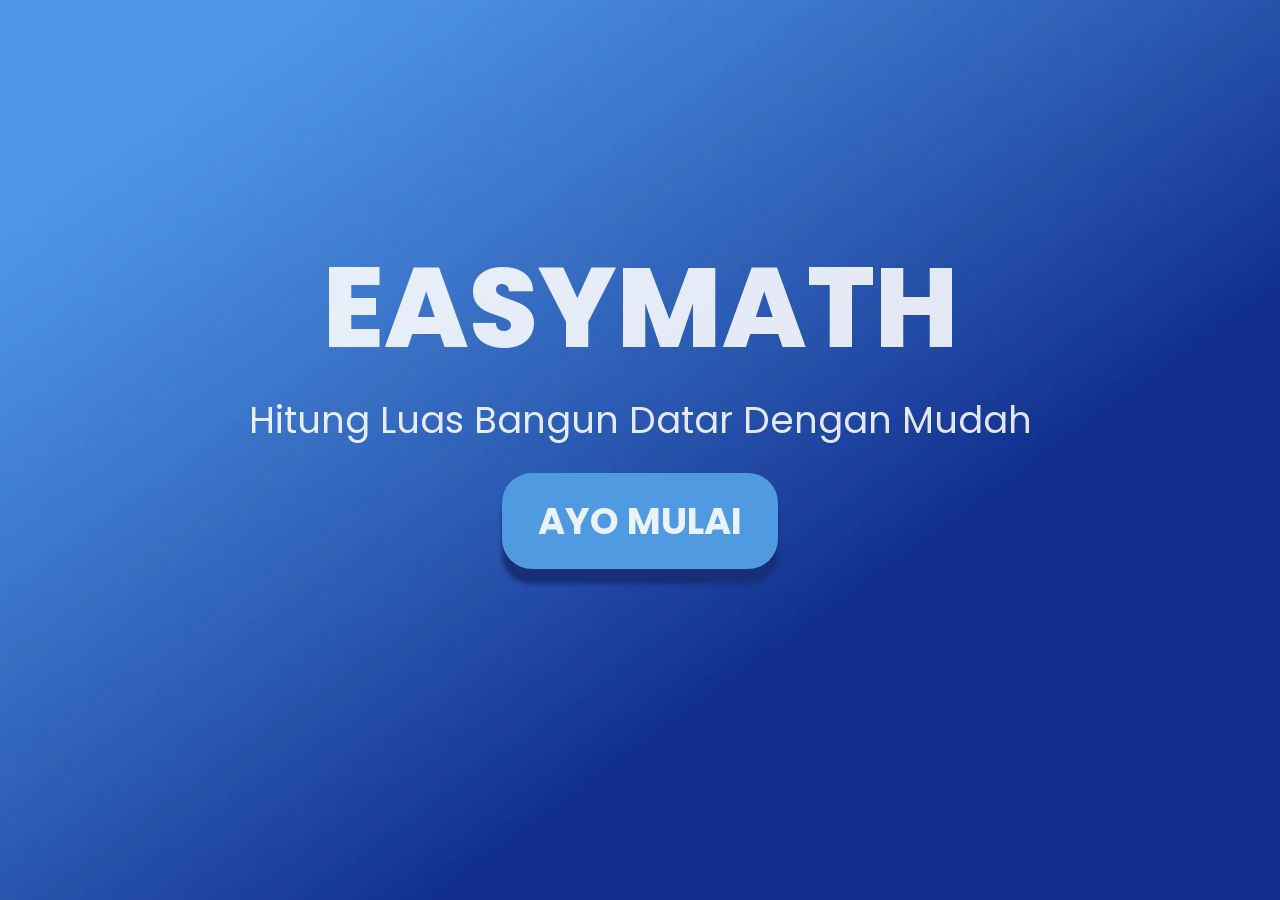
<file: index.html>
<!DOCTYPE html>
<html lang="en">
<head>
    <meta charset="UTF-8">
    <meta name="viewport" content="width=device-width, initial-scale=1.0">
    <title>EASYMATH</title>
    <link rel="stylesheet" href="style.css">
</head>


<body>
    <div class="container">
        <div class="tittle">EASYMATH</div>
        <div class="little-title">Hitung Luas Bangun Datar Dengan Mudah</div>
        <a href="lingkaran.html"><button class="mulai-btn">AYO MULAI</button></a>
    </di>

   
</body>
</html>
</file>
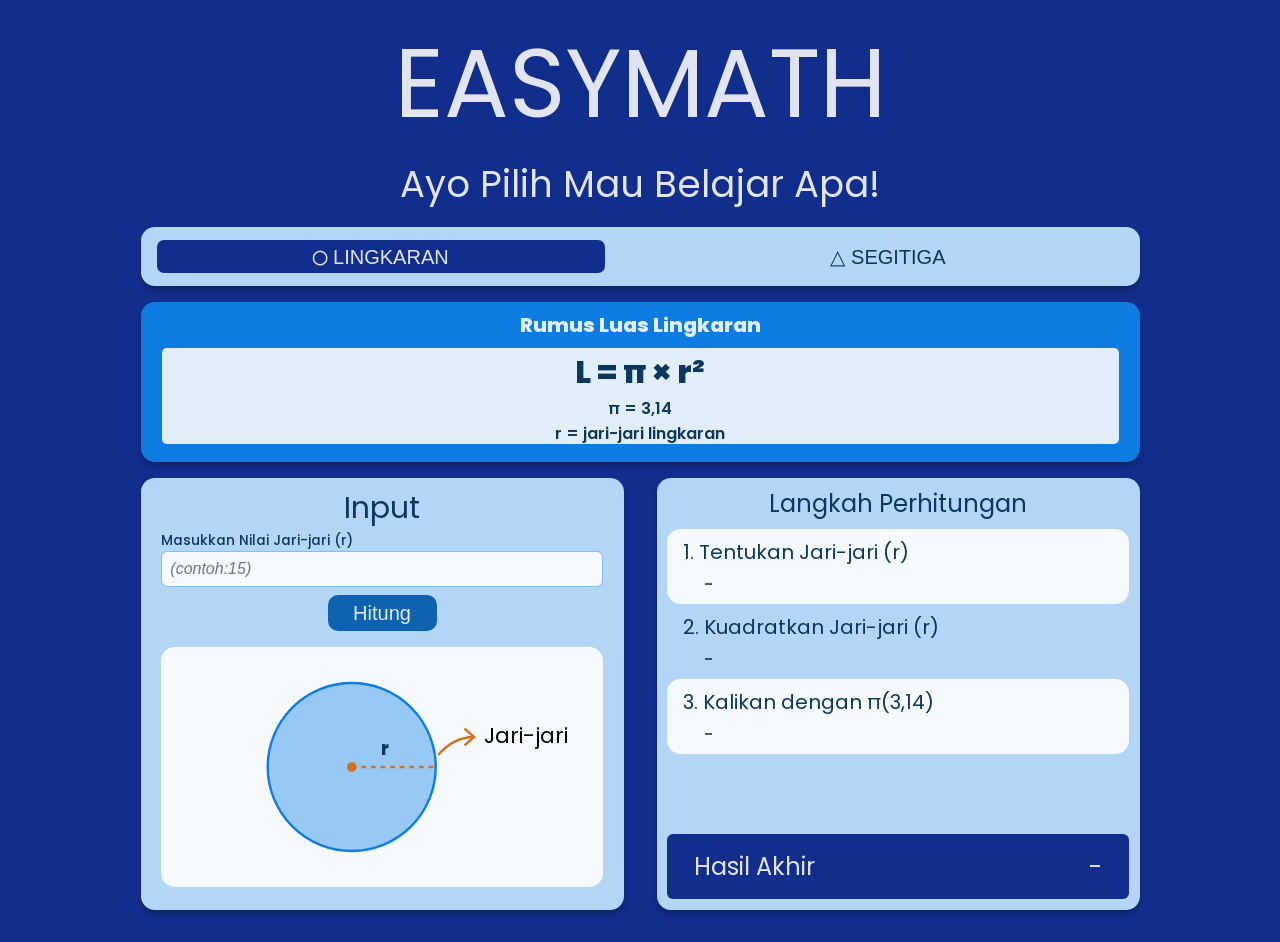
<file: lingkaran.html>
<!DOCTYPE html>
<html lang="en">
<head>
    <meta charset="UTF-8">
    <meta name="viewport" content="width=device-width, initial-scale=1.0">
    <title>EASYMATH</title>
    <link rel="stylesheet" href="lingkaranStyle.css">
</head>


<body>

    <header>
        <h1 class="title">EASYMATH</h1>
        <P class="j-tittle">Ayo Pilih Mau Belajar Apa!</P>
    </header>

    <!-- Top section -->
     <div class="top-sec">
        <div class="choose-sec">
            <button class="btn circle-btn"><span class="icon">&#9711;</span> LINGKARAN</button>
           <a href="segitiga.html"><button class="btn triangle-btn">&#9651; SEGITIGA</button></a> 
        </div>


        <div class="rumus-sec">
            <div class="rumus-title">Rumus Luas Lingkaran</div>
            <div class="rumus-container"> 
                <div class="rumus"> L = π × r²</div>
                <div class="detail">π = 3,14</div>
                <div class="detail">r = jari-jari lingkaran</div>
            </div>
        </div>
     </div>

     <!-- bottom section -->
    <div class="bottom-sec">
      <div class="container-input"> 
        <div class="j-input">Input</div>
        <form>
            <label for="jari-jari-input">Masukkan Nilai Jari-jari (r)</label>
            <input  class="input-field" id="input-field-lingkaran" type="number" name="jari-jari-input" placeholder="(contoh:15)" >
        </form>
        
        <button class="btn" id="hitung-btn" type="button"> Hitung</button>
        
        <div class="container-gambar-lingkaran">
            <svg width="100%" height="100%" viewBox="0 0 350 200" xmlns="http://www.w3.org/2000/svg">
                <circle id="lingkaran-shape" cx="150" cy="100" r="70" fill="#98C9F4" stroke="#0F7CE1" stroke-width="2"/>
                <line id="lingkaran-garis" x1="150" y1="100" x2="220" y2="100" stroke="#D37121" stroke-width="2" stroke-dasharray="4,4"/>
                <circle cx="150" cy="100" r="4" fill="#D37121"/>
                
                <text id="gambar-text-r" x="178" y="90" font-family="var(--font)" font-size="16" font-weight="bold" fill="var(--text-color-darkblue)" text-anchor="middle">r</text>
                
                <path id="panah-garis" d="M 222 90 Q 235 75 252 75" fill="none" stroke="#D37121" stroke-width="2"/>
                <polyline id="panah-kepala" points="244,68 252,75 244,82" fill="none" stroke="#D37121" stroke-width="2"/>
                <text id="teks-jari-jari" x="260" y="80" font-family="var(--font)" font-size="18" fill="black">Jari-jari</text>
            </svg>
        </div>

      </div>

      <div class="steps">
        <div class="j-langkah">Langkah Perhitungan</div>
        <div class="langkah langkah-satu"> 
            <div class="a">1. Tentukan Jari-jari (r)</div>
            <div class="b" id="r">-</div>
        </div>
        <div class="langkah langkah-dua">
            <div class="a">2. Kuadratkan Jari-jari (r)</div>
            <div class="b" id="r-kuadrat">-</div>
        </div>
        <div class="langkah langkah-tiga">
            <div class="a">3. Kalikan dengan π(3,14)</div>
            <div class="b" id="hasil-kali">-</div>  
        </div>

        <div class="hasil-akhir">
            <div>Hasil Akhir</div>
            <div class="value-hasil-akhir" id="value-hasil-akhir-lingkaran">-</div>
        </div>
      </div>
    </div>
    <script src="lingkaranScript.js"></script>
</body>
</html>
</file>
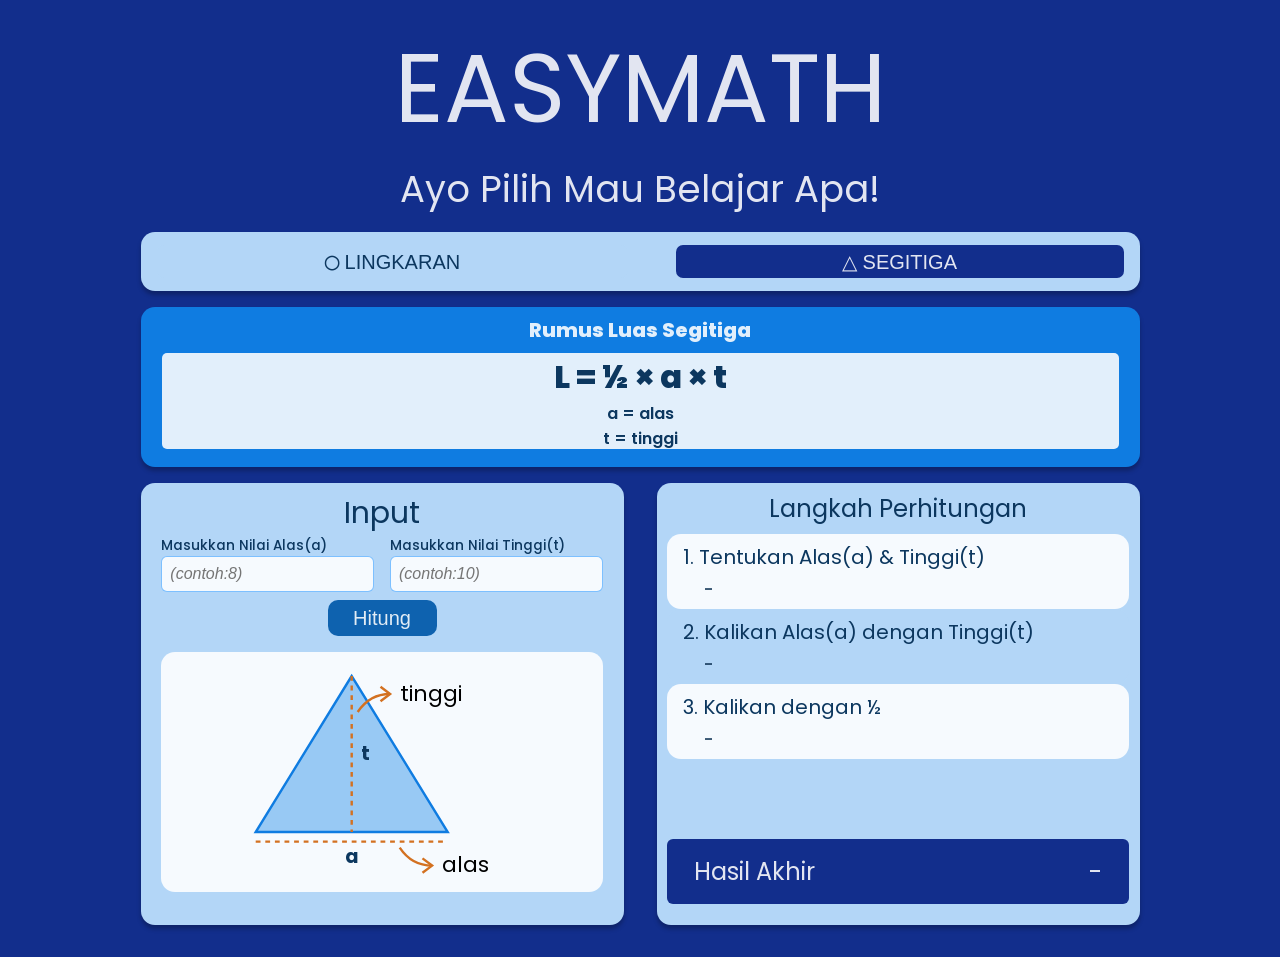
<file: segitiga.html>
<!DOCTYPE html>
<html lang="en">
<head>
    <meta charset="UTF-8">
    <meta name="viewport" content="width=device-width, initial-scale=1.0">
    <title>EASYMATH</title>
    <link rel="stylesheet" href="segitigaStyle.css">
</head>


<body>

    <header>
        <h1 class="title">EASYMATH</h1>
        <P class="j-tittle">Ayo Pilih Mau Belajar Apa!</P>
    </header>

    <!-- Top section -->
     <div class="top-sec">
        <div class="choose-sec">
            <a href="lingkaran.html"><button class="btn circle-btn"><span class="icon">&#9711;</span> LINGKARAN</button></a>
            <button class="btn triangle-btn">&#9651; SEGITIGA</button>
        </div>


        <div class="rumus-sec">
            <div class="rumus-title">Rumus Luas Segitiga</div>
            <div class="rumus-container"> 
                <div class="rumus"> L = ½ × a × t</div>
                <div class="detail">a = alas</div>
                <div class="detail">t = tinggi</div>
            </div>
        </div>
     </div>

     <!-- bottom section -->
    <div class="bottom-sec">
      <div class="container-input"> 
        <div class="j-input">Input</div>
        <div class="form-section">
            <form>
                <label for="alas-input">Masukkan Nilai Alas(a)</label>
                <input  class="input-field" id="input-field-alas-segitiga" type="number" name="alas-input" placeholder="(contoh:8)" >
            </form>
            <form>
                <label for="tinggi-input">Masukkan Nilai Tinggi(t)</label>
                <input  class="input-field" id="input-field-tinggi-segitiga" type="number" name="tinggi-input" placeholder="(contoh:10)" >
            </form>
        </div>

        
        <button class="btn" id="hitung-btn" type="button"> Hitung</button>
        
        <div class="container-gambar-lingkaran">
        <svg width="100%" height="100%" viewBox="0 0 350 200" xmlns="http://www.w3.org/2000/svg">
            <path id="segitiga-shape" d="M 150 20 L 70 150 L 230 150 Z" fill="#98C9F4" stroke="#0F7CE1" stroke-width="2"/>
            
            <line id="tinggi-garis" x1="150" y1="20" x2="150" y2="150" stroke="#D37121" stroke-width="2" stroke-dasharray="4,4"/>
            
            <line id="alas-garis" x1="70" y1="158" x2="230" y2="158" stroke="#D37121" stroke-width="2" stroke-dasharray="4,4"/>

            <text id="text-t" x="158" y="90" font-family="var(--font)" font-size="16" font-weight="bold" fill="var(--text-color-darkblue)">t</text>
            <text id="text-a" x="150" y="176" font-family="var(--font)" font-size="16" font-weight="bold" fill="var(--text-color-darkblue)" text-anchor="middle">a</text>

            <path id="panah-tinggi-garis" d="M 155 50 Q 165 35 182 35" fill="none" stroke="#D37121" stroke-width="2"/>
            <polyline id="panah-tinggi-kepala" points="174,29 182,35 174,41" fill="none" stroke="#D37121" stroke-width="2"/>
            <text id="teks-tinggi" x="190" y="41" font-family="var(--font)" font-size="18" fill="black">tinggi</text>

            <path id="panah-alas-garis" d="M 190 163 Q 200 178 217 178" fill="none" stroke="#D37121" stroke-width="2"/>
            <polyline id="panah-alas-kepala" points="209,172 217,178 209,184" fill="none" stroke="#D37121" stroke-width="2"/>
            <text id="teks-alas" x="225" y="183" font-family="var(--font)" font-size="18" fill="black">alas</text>
        </svg>
        </div>

      </div>

      <div class="steps">
        <div class="j-langkah">Langkah Perhitungan</div>
        <div class="langkah langkah-satu"> 
            <div class="a">1. Tentukan Alas(a) & Tinggi(t)</div>
            <div class="b" id="alas-tinggi">-</div>
        </div>
        <div class="langkah langkah-dua">
            <div class="a">2. Kalikan Alas(a) dengan Tinggi(t)</div>
            <div class="b" id="kalikan-a-t">-</div>
        </div>
        <div class="langkah langkah-tiga">
            <div class="a">3. Kalikan dengan ½</div>
            <div class="b" id="hasil-kali-segitiga">-</div>  
        </div>

        <div class="hasil-akhir">
            <div>Hasil Akhir</div>
            <div class="value-hasil-akhir" id="value-hasil-akhir-segitiga">-</div>
        </div>
      </div>
    </div>
    <script src="segitigaScript.js"></script>
</body>
</html>
</file>
<file: style.css>
@import url('https://fonts.googleapis.com/css2?family=K2D:ital,wght@0,100;0,200;0,300;0,400;0,500;0,600;0,700;0,800;1,100;1,200;1,300;1,400;1,500;1,600;1,700;1,800&display=swap');
@import url('https://fonts.googleapis.com/css2?family=Poppins:ital,wght@0,100;0,200;0,300;0,400;0,500;0,600;0,700;0,800;0,900;1,100;1,200;1,300;1,400;1,500;1,600;1,700;1,800;1,900&display=swap');

:root{
    --background-color: #122E8C;
    --light-blue: #B3D6F7;
    --blue: #0F7CE1;
    --text-color-white: #ffffffe0;
    --text-color-darkblue: #0C375F;
    --text-color-darklightblue: #0D3153CC;
    --hover-color:  #3388d6;

    --font:  'Poppins','K2D', sans-serif;

    --title-font-size: 6rem;
    --normal-font-size: 1.5rem;
    --medium-font-size: 1.25rem;
    --small-font-size: 1rem;

    --width: 62.4375rem;
}



*{
    padding: 0;
    margin: 0;
    box-sizing: border-box;
}

a {
    text-decoration: none;
}

body{
    font-family: var(--font);
    display: flex;
    flex-direction: column;
    align-items: center;

    background-color: var(--background-color);
    background-image: url(asset/homePage.webp);
    background-size: cover;
    background-position: center;
    background-repeat: no-repeat;
    min-height: 100vh;

    overflow: hidden;
}

.container{
    margin-top: 14rem;
    display: flex;
    flex-direction: column;
    align-items: center;
    justify-content: center;
}

.tittle{
    color: var(--text-color-white);
    font-size: 7rem;
    font-family: var(--font);
    font-style: normal;
    font-weight: 800;

    padding: 0rem;
    margin: 0rem;
}

.little-title{
    margin-top: 0;
    color: var(--text-color-white);
    font-size: 2.3125rem;
    font-family: var(--font);
    font-style: normal;
    font-weight: 400;
}

.mulai-btn{
    padding: 1rem 2rem;
    color: var(--text-color-white);
    font-family: var(--font);
    font-size: 2.3125rem;
    font-style: normal;
    font-weight: 700;

    width: 17.25rem;
    height: 6rem;

    border-radius: 1.875rem;
    background: #4F9AE0;
    box-shadow: 0 15px 4px 0 #182F77;
    border: none;

    margin-top: 1.56rem;
}

.mulai-btn:hover{
    background: var(--hover-color);
    cursor: pointer;
}

.mulai-btn:active{
    background: #4F9AE0;
    cursor: grabbing;
}
</file>
<file: lingkaranStyle.css>
@import url('https://fonts.googleapis.com/css2?family=K2D:ital,wght@0,100;0,200;0,300;0,400;0,500;0,600;0,700;0,800;1,100;1,200;1,300;1,400;1,500;1,600;1,700;1,800&display=swap');
@import url('https://fonts.googleapis.com/css2?family=Poppins:ital,wght@0,100;0,200;0,300;0,400;0,500;0,600;0,700;0,800;0,900;1,100;1,200;1,300;1,400;1,500;1,600;1,700;1,800;1,900&display=swap');

:root{
    --background-color: #122E8C;
    --light-blue: #B3D6F7;
    --blue: #0F7CE1;
    --text-color-white: #ffffffe0;
    --text-color-darkblue: #0C375F;
    --text-color-darklightblue: #0D3153CC;
    --hover-color:  #3388d6;

    --font:  'Poppins','K2D', sans-serif;

    --title-font-size: 6rem;
    --normal-font-size: 1.5rem;
    --medium-font-size: 1.25rem;
    --small-font-size: 1rem;

    --width: 62.4375rem;
}



/* Removes spinners in Chrome, Safari, Edge, and Opera */
input[type="number"]::-webkit-outer-spin-button,
input[type="number"]::-webkit-inner-spin-button {
    -webkit-appearance: none;
    margin: 0;
}

/* Removes spinners in Firefox */
input[type="number"] {
    -moz-appearance: textfield;
    appearance: textfield;
}


*{
    padding: 0;
    margin: 0;
    box-sizing: border-box;
}

a {
    text-decoration: none;
}

body{
    margin-top: 0.7rem;
    background-color: var(--background-color);
    font-family: var(--font);
    display: flex;
    flex-direction: column;
    align-items: center;

    padding-bottom: 2rem;
    min-height: 100vh;
}

header{
    display: flex;
    flex-direction: column;
    align-items: center;
    margin: 0;
    gap: 0rem;
}

header h1{
    font-size: var(--title-font-size);
    color: var(--text-color-white);
    font-style: normal;
    font-weight: 400;
    line-height: normal;
}

header p{
    color: var(--text-color-white);
    font-size: 2.3125rem;
    font-style: normal;
    font-weight: 400;
    line-height: normal;
    margin-bottom: 0.94rem;
}

.choose-sec{
    display: flex;
    height: 3.6875rem;
    align-items: center;
    gap: 1rem;
    justify-content: space-between;

    border-radius: 0.875rem;
    background: var(--light-blue);
    box-shadow: 0 4px 4px 0 rgba(0, 0, 0, 0.25);

    width: var(--width);
    height: 3.6875rem;
}

.choose-sec .btn{
    display: flex;
    width: 29.4375rem;
    height: 2.0625rem;
    padding: 0.25rem 0 0.1875rem 0;
    justify-content: center;
    align-items: center;
    border-radius: 0.4375rem;
    color: var(--text-color-white);
    background-color: var(--background-color);

    font-size: var(--medium-font-size);
    font-style: normal;
    font-weight: 300;
    border: none;
    margin: 1rem;
}

.choose-sec .icon{
    font-size: 0.7em; /* Makes it 80% the size of the normal text */
    vertical-align: middle; /* Keeps it centered vertically with the text */
    font-weight: 1000;
    margin-right: 0.3rem;
}

.choose-sec .triangle-btn{
    background-color: var(--light-blue);
    color: var(--text-color-darkblue);
}

.choose-sec .triangle-btn:hover{
    background-color: var(--hover-color);
    color: var(--text-color-white);
    cursor: pointer;
}

.choose-sec .triangle-btn:active{
    background-color: var(--background-color);
    color: var(--text-color-white);
    cursor: grabbing;
}

.rumus-sec{
    display: flex;
    flex-direction: column;
    align-items: center;
    margin-top: 1rem;

    width: var(--width);
    height: 10rem;

    border-radius: 0.875rem;
    background: #0F7CE1;
    box-shadow: 0 4px 4px 0 rgba(0, 0, 0, 0.25);
}

.rumus-title{
    font-size: var(--medium-font-size);
    color: var(--text-color-white);
    font-style: normal;
    font-weight: 800;
    margin: 0.5rem;
    justify-self: center;
    align-self: center;
}

.rumus-container{
    display: flex;
    flex-direction: column;
    align-items: center;
    width: 59.8125rem;
    height: 6rem;
    background-color: var(--text-color-white);
    border-radius: 0.3125rem;
    margin-top: 0rem;
    margin-bottom: 1rem;
    margin-right: 1rem;
    margin-left: 1rem;
    justify-items: space-between;
}

.rumus-container .rumus{
    font-size: 2rem;
    color: var(--text-color-darkblue);
    font-style: normal;
    font-weight: 800;
}

.rumus-container .detail{
    font-size: var(--small-font-size);
    color: var(--text-color-darkblue);
    font-style: normal;
    font-weight: 600;
}

.bottom-sec{
    margin-top: 1rem;
    display: flex;
    justify-content: space-between;
    width: var(--width);
}

.container-input, .steps{
    width: 30.1875rem;
    height: 27rem;
    background-color: var(--light-blue);
    border-radius: 0.875rem;
    box-shadow: 0 4px 4px 0 rgba(0, 0, 0, 0.25);

    display: flex;
    flex-direction: column;
    align-items: center;
    padding: 1.3rem;
    padding-top:0.5rem;

}

.steps {
    justify-content: space-between; 
}


.j-input{
    width: 100%;
    font-size: 1.875rem;;
    color: var(--text-color-darkblue);
    display: flex;
    justify-content: center; 
}

.container-input form{
    display: flex;
    flex-direction: column;
    width: 100%;
}

.container-input form input{
    padding: 0.5rem;
    width: 100%;
    border-radius: 0.375rem;
    border: 1px solid var(--Color, rgba(96, 178, 255, 0.80));
    background: var(--text-color-white);
    font-size: var(--small-font-size);
    font-style: italic;
    
}

.container-input form label{
    font-size: 0.85rem;
    color: var(--text-color-darkblue);
    font-style: normal;
    font-weight: 500;
    text-align: left;
}

.container-input button{
    width: 6.8125rem;
    height: 2.25rem;
    border-radius: 0.625rem;
    background: #0E62AF;
    border: none;
    margin-top:0.5rem;
    margin-bottom: 1rem;
    padding: 0.3rem;
    color: var(--text-color-white);
    font-size: var(--medium-font-size);
    font-style: bold;
    font-weight: 400;
    line-height: normal;
}

.container-input button:hover{
    background-color: var(--hover-color);
    cursor: pointer;
}

.container-input button:active{
    background-color: #0E62AF;
    cursor: grabbing;
}

.container-gambar-lingkaran{
    width: 100%;
    height: 15rem;
    background-color: var(--text-color-white);
    border-radius: 0.875rem;
    display: flex;
    justify-content: center;
    align-items: center;
}



.j-langkah {
    width: 100%;
    font-size: var(--normal-font-size);
    color: var(--text-color-darkblue);
    display: flex;
    justify-content: center; 
    margin-bottom: 0.5rem ;
    margin-top:0;
    padding-top: 0rem;
    font-weight: 400;
}

.langkah{
    width: 28.875rem;
    height: 4.6875rem;
    background-color: var(--text-color-white);
    border-radius: 0.875rem;
    padding: 0.5rem 1rem 0.5rem 1rem; 
    display: flex;
    flex-direction: column;
    gap: 0.3rem;
    align-items: left;
}

.steps .a{
    font-size: var(--medium-font-size);
    color: var(--text-color-darkblue);
    font-style: normal;
    font-weight: 400;
}

.steps .b{
    font-size: var(--small-font-size);
    color: var(--text-color-darklightblue);
    font-style: normal;
    font-weight: 600;
    margin-left: 1.3rem;
}

.langkah-dua{
    background-color: var(--light-blue);
}

.hasil-akhir{
    width: 28.875rem;
    height: 4.0625rem;
    padding: 1rem 1.69rem 1rem 1.69rem;
    display: flex;
    justify-content: Space-between;
    align-items: center;
    border-radius: 0.375rem;
    background: var(--background-color);

    color: var(--text-color-white);
    font-size: var(--normal-font-size);
    font-style: normal;
    font-weight: 400;

    margin: 5rem 0rem 0rem 0rem;
}
</file>
<file: segitigaStyle.css>
@import url('https://fonts.googleapis.com/css2?family=K2D:ital,wght@0,100;0,200;0,300;0,400;0,500;0,600;0,700;0,800;1,100;1,200;1,300;1,400;1,500;1,600;1,700;1,800&display=swap');
@import url('https://fonts.googleapis.com/css2?family=Poppins:ital,wght@0,100;0,200;0,300;0,400;0,500;0,600;0,700;0,800;0,900;1,100;1,200;1,300;1,400;1,500;1,600;1,700;1,800;1,900&display=swap');

:root{
    --background-color: #122E8C;
    --light-blue: #B3D6F7;
    --blue: #0F7CE1;
    --text-color-white: #ffffffe0;
    --text-color-darkblue: #0C375F;
    --text-color-darklightblue: #0D3153CC;
    --hover-color:  #3388d6;

    --font:  'Poppins','K2D', sans-serif;

    --title-font-size: 6rem;
    --normal-font-size: 1.5rem;
    --medium-font-size: 1.25rem;
    --small-font-size: 1rem;

    --width: 62.4375rem;
}

/* Removes spinners in Chrome, Safari, Edge, and Opera */
input[type="number"]::-webkit-outer-spin-button,
input[type="number"]::-webkit-inner-spin-button {
    -webkit-appearance: none;
    margin: 0;
}

/* Removes spinners in Firefox */
input[type="number"] {
    -moz-appearance: textfield;
    appearance: textfield;
}


*{
    padding: 0;
    margin: 0;
    box-sizing: border-box;
}

a {
    text-decoration: none;
}

body{
    margin-top: 1rem;
    background-color: var(--background-color);
    font-family: var(--font);
    display: flex;
    flex-direction: column;
    align-items: center;
    padding-bottom: 2rem;
    min-height: 100vh;
}

header{
    display: flex;
    flex-direction: column;
    align-items: center;
    margin: 0;
}

header h1{
    font-size: var(--title-font-size);
    color: var(--text-color-white);
    font-style: normal;
    font-weight: 400;
    line-height: normal;
}

header p{
    color: var(--text-color-white);
    font-size: 2.3125rem;
    font-style: normal;
    font-weight: 400;
    line-height: normal;
    margin-bottom: 0.94rem;
}

.choose-sec{
    display: flex;
    height: 3.6875rem;
    align-items: center;
    gap: 1rem;
    justify-content: space-between;

    border-radius: 0.875rem;
    background: var(--light-blue);
    box-shadow: 0 4px 4px 0 rgba(0, 0, 0, 0.25);

    width: var(--width);
    height: 3.6875rem;
}

.choose-sec .btn{
    flex: 1;
    display: flex;
    width: 29.4375rem;
    height: 2.0625rem;
    padding: 0.25rem 0 0.1875rem 0;
    justify-content: center;
    align-items: center;
    border-radius: 0.4375rem;
    color: var(--text-color-white);
    background-color: var(--background-color);

    font-size: var(--medium-font-size);
    font-style: normal;
    font-weight: 300;
    border: none;
    margin: 1rem;
}

.choose-sec .icon{
    font-size: 0.7em; /* Makes it 80% the size of the normal text */
    vertical-align: middle; /* Keeps it centered vertically with the text */
    font-weight: 1000;
    margin-right: 0.3rem;
}

.choose-sec .circle-btn{
    background-color: var(--light-blue);
    color: var(--text-color-darkblue);
}

.choose-sec .circle-btn:hover{
    background-color: var(--hover-color);
    color: var(--text-color-white);
    cursor: pointer;
}

.choose-sec .circle-btn:active{
    background-color: var(--background-color);
    color: var(--text-color-white);
    cursor: grabbing;
}

.rumus-sec{
    display: flex;
    flex-direction: column;
    align-items: center;
    margin-top: 1rem;

    width: var(--width);
    height: 10rem;

    border-radius: 0.875rem;
    background: #0F7CE1;
    box-shadow: 0 4px 4px 0 rgba(0, 0, 0, 0.25);
}

.rumus-title{
    font-size: var(--medium-font-size);
    color: var(--text-color-white);
    font-style: normal;
    font-weight: 800;
    margin: 0.5rem;
    justify-self: center;
    align-self: center;
}

.rumus-container{
    display: flex;
    flex-direction: column;
    align-items: center;
    width: 59.8125rem;
    height: 6rem;
    background-color: var(--text-color-white);
    border-radius: 0.3125rem;
    margin-top: 0rem;
    margin-bottom: 1rem;
    margin-right: 1rem;
    margin-left: 1rem;
    justify-items: space-between;
}

.rumus-container .rumus{
    font-size: 2rem;
    color: var(--text-color-darkblue);
    font-style: normal;
    font-weight: 800;
}

.rumus-container .detail{
    font-size: var(--small-font-size);
    color: var(--text-color-darkblue);
    font-style: normal;
    font-weight: 600;
}

.bottom-sec{
    margin-top: 1rem;
    display: flex;
    justify-content: space-between;
    width: var(--width);
}

.container-input, .steps{
    width: 30.1875rem;
    /* height: 27rem; */
    background-color: var(--light-blue);
    border-radius: 0.875rem;
    box-shadow: 0 4px 4px 0 rgba(0, 0, 0, 0.25);
    display: flex;
    flex-direction: column;
    align-items: center;
    padding: 1.3rem;
    padding-top:0.5rem;


}

.steps{
    justify-content: space-between; 
}



.j-input{
    width: 100%;
    font-size: 1.875rem;;
    color: var(--text-color-darkblue);
    display: flex;
    justify-content: center; 
}

.container-input .form-section{
    display: flex;  
    gap: 1rem;  
}


.container-input form{
    display: flex;
    flex-direction: column;
    width: 100%;
}

.container-input form input{
    padding: 0.5rem;
    width: 100%;
    border-radius: 0.375rem;
    border: 1px solid var(--Color, rgba(96, 178, 255, 0.80));
    background: var(--text-color-white);
    font-size: var(--small-font-size);
    font-style: italic;
    
}

.container-input form label{
    font-size: 0.85rem;
    color: var(--text-color-darkblue);
    font-style: normal;
    font-weight: 500;
    text-align: left;
}

.container-input button{
    width: 6.8125rem;
    height: 2.25rem;
    border-radius: 0.625rem;
    background: #0E62AF;
    border: none;
    margin-top:0.5rem;
    margin-bottom: 1rem;
    padding: 0.3rem;
    color: var(--text-color-white);
    font-size: var(--medium-font-size);
    font-style: bold;
    font-weight: 400;
    line-height: normal;
}

.container-input button:hover{
    background-color: var(--hover-color);
    cursor: pointer;
}

.container-input button:active{
    background-color: #0E62AF;
    cursor: grabbing;
}

.container-gambar-lingkaran{
    width: 100%;
    height: 15rem;
    background-color: var(--text-color-white);
    border-radius: 0.875rem;
    display: flex;
    justify-content: center;
    align-items: center;
}



.j-langkah {
    width: 100%;
    font-size: var(--normal-font-size);
    color: var(--text-color-darkblue);
    display: flex;
    justify-content: center; 
    margin-bottom: 0.5rem ;
    margin-top:0;
    padding-top: 0rem;
    font-weight: 400;
}

.langkah{
    width: 28.875rem;
    height: 4.6875rem;
    background-color: var(--text-color-white);
    border-radius: 0.875rem;
    padding: 0.5rem 1rem 0.5rem 1rem; 
    display: flex;
    flex-direction: column;
    gap: 0.3rem;
    align-items: left;
}

.steps .a{
    font-size: var(--medium-font-size);
    color: var(--text-color-darkblue);
    font-style: normal;
    font-weight: 400;
}

.steps .b{
    font-size: var(--small-font-size);
    color: var(--text-color-darklightblue);
    font-style: normal;
    font-weight: 600;
    margin-left: 1.3rem;
}

.langkah-dua{
    background-color: var(--light-blue);
}

.hasil-akhir{
    width: 28.875rem;
    height: 4.0625rem;
    padding: 1rem 1.69rem 1rem 1.69rem;
    display: flex;
    justify-content: Space-between;
    align-items: center;
    border-radius: 0.375rem;
    background: var(--background-color);

    color: var(--text-color-white);
    font-size: var(--normal-font-size);
    font-style: normal;
    font-weight: 400;

    margin: 5rem 0rem 0rem 0rem;
}
</file>
